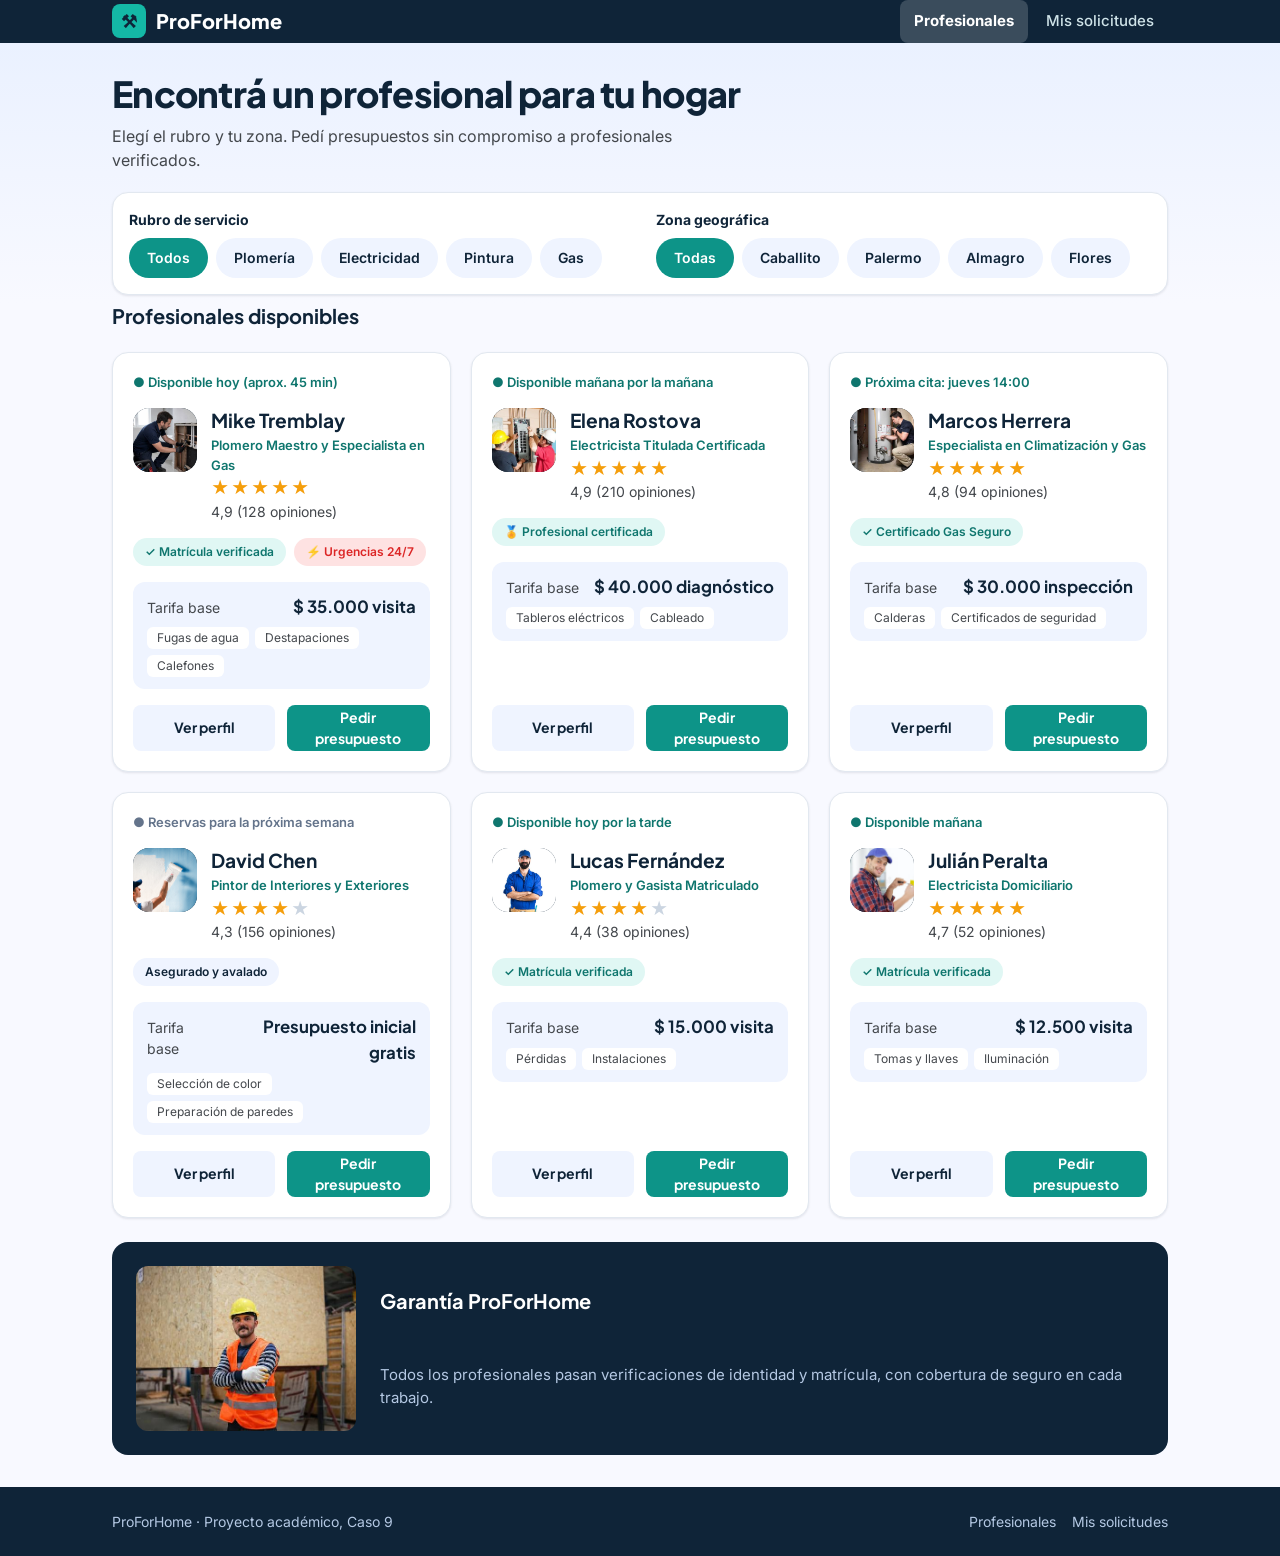
<file: html y css/index.html>
<!DOCTYPE html>
<html lang="es">
<head>
  <meta charset="UTF-8">
  <!-- Esta línea hace que la página se adapte al celular. Sin ella NO es responsive. -->
  <meta name="viewport" content="width=device-width, initial-scale=1">
  <title>Profesionales verificados · ProForHome</title>
  <meta name="description" content="Encontrá plomeros, electricistas, pintores y gasistas verificados cerca tuyo y pedí presupuestos.">
  <!-- Tipografías (las mismas del diseño de Stitch) y hoja de estilos compartida -->
  <link rel="preconnect" href="https://fonts.googleapis.com">
  <link href="https://fonts.googleapis.com/css2?family=Inter:wght@400;500;600;700&family=Plus+Jakarta+Sans:wght@600;700;800&display=swap" rel="stylesheet">
  <link rel="stylesheet" href="estilos.css">
</head>
<body>

  <a class="saltar" href="#contenido">Saltar al contenido</a>

  <!-- CABECERA (igual en todas las páginas). aria-current marca dónde estás. -->
  <header class="cabecera">
    <div class="contenedor cabecera__interior">
      <a class="logo" href="index.html"><span class="logo__icono" aria-hidden="true">⚒</span>ProForHome</a>
      <nav class="nav" aria-label="Principal">
        <a href="index.html" aria-current="page">Profesionales</a>
        <a href="mis-solicitudes.html">Mis solicitudes</a>
      </nav>
    </div>
  </header>

  <!-- Contenido principal. La clase "directorio" es la que usa el CSS para filtrar con :has() -->
  <main id="contenido" class="directorio">

    <!-- Portada + FILTROS (buscador por rubro de servicio y zona geográfica) -->
    <section class="portada">
      <div class="contenedor">
        <h1>Encontrá un profesional para tu hogar</h1>
        <p class="suave">Elegí el rubro y tu zona. Pedí presupuestos sin compromiso a profesionales verificados.</p>

        <!-- Cada grupo de filtros es un <fieldset> con <legend>: así los lectores de pantalla lo anuncian bien.
             Son botones de radio: se elige UNO por grupo. "Todos" viene marcado por defecto. -->
        <form class="filtros" aria-label="Filtros de búsqueda">
          <fieldset>
            <legend>Rubro de servicio</legend>
            <div class="chips">
              <label class="chip"><input type="radio" name="rubro" id="rubro-todos" checked><span>Todos</span></label>
              <label class="chip"><input type="radio" name="rubro" id="rubro-plomeria"><span>Plomería</span></label>
              <label class="chip"><input type="radio" name="rubro" id="rubro-electricidad"><span>Electricidad</span></label>
              <label class="chip"><input type="radio" name="rubro" id="rubro-pintura"><span>Pintura</span></label>
              <label class="chip"><input type="radio" name="rubro" id="rubro-gas"><span>Gas</span></label>
            </div>
          </fieldset>
          <fieldset>
            <legend>Zona geográfica</legend>
            <div class="chips">
              <label class="chip"><input type="radio" name="zona" id="zona-todas" checked><span>Todas</span></label>
              <label class="chip"><input type="radio" name="zona" id="zona-caballito"><span>Caballito</span></label>
              <label class="chip"><input type="radio" name="zona" id="zona-palermo"><span>Palermo</span></label>
              <label class="chip"><input type="radio" name="zona" id="zona-almagro"><span>Almagro</span></label>
              <label class="chip"><input type="radio" name="zona" id="zona-flores"><span>Flores</span></label>
            </div>
          </fieldset>
        </form>
      </div>
    </section>

    <!-- LISTADO de prestadores con valoración media por estrellas.
         Cada <article class="pro"> es una tarjeta. data-rubro y data-zona son las "etiquetas"
         que usa el CSS para decidir si la tarjeta se muestra o se oculta al filtrar. -->
    <div class="contenedor pagina">
      <h2>Profesionales disponibles</h2>

      <div class="listado">

        <article class="tarjeta pro" data-rubro="plomeria gas" data-zona="caballito">
          <span class="disponible">● Disponible hoy (aprox. 45 min)</span>
          <div class="pro__cabecera">
            <div class="avatar"><img src="imagenes/plomero.jpeg" alt="Foto de Mike Tremblay trabajando en una cañería" loading="lazy"></div>
            <div class="pro__datos">
              <h3 class="pro__nombre">Mike Tremblay</h3>
              <span class="pro__oficio">Plomero Maestro y Especialista en Gas</span>
              <div class="valoracion"><span class="estrellas" aria-label="Valoración 4,9 de 5">★★★★★</span> 4,9 (128 opiniones)</div>
            </div>
          </div>
          <div class="pills"><span class="pill pill--verde">✓ Matrícula verificada</span><span class="pill pill--rojo">⚡ Urgencias 24/7</span></div>
          <div class="tarifa">
            <div class="tarifa__fila"><span>Tarifa base</span><b>$ 35.000 visita</b></div>
            <ul class="etiquetas"><li>Fugas de agua</li><li>Destapaciones</li><li>Calefones</li></ul>
          </div>
          <div class="acciones">
            <a class="boton boton--suave boton--chico" href="perfil.html">Ver perfil</a>
            <a class="boton boton--verde boton--chico" href="solicitud.html">Pedir presupuesto</a>
          </div>
        </article>

        <article class="tarjeta pro" data-rubro="electricidad" data-zona="palermo">
          <span class="disponible">● Disponible mañana por la mañana</span>
          <div class="pro__cabecera">
            <div class="avatar"><img src="imagenes/electricista.webp" alt="Foto de Elena Rostova revisando un tablero eléctrico" loading="lazy"></div>
            <div class="pro__datos">
              <h3 class="pro__nombre">Elena Rostova</h3>
              <span class="pro__oficio">Electricista Titulada Certificada</span>
              <div class="valoracion"><span class="estrellas" aria-label="Valoración 4,9 de 5">★★★★★</span> 4,9 (210 opiniones)</div>
            </div>
          </div>
          <div class="pills"><span class="pill pill--verde">🏅 Profesional certificada</span></div>
          <div class="tarifa">
            <div class="tarifa__fila"><span>Tarifa base</span><b>$ 40.000 diagnóstico</b></div>
            <ul class="etiquetas"><li>Tableros eléctricos</li><li>Cableado</li></ul>
          </div>
          <div class="acciones">
            <a class="boton boton--suave boton--chico" href="perfil.html">Ver perfil</a>
            <a class="boton boton--verde boton--chico" href="solicitud.html">Pedir presupuesto</a>
          </div>
        </article>

        <article class="tarjeta pro" data-rubro="gas" data-zona="almagro">
          <span class="disponible">● Próxima cita: jueves 14:00</span>
          <div class="pro__cabecera">
            <div class="avatar"><img src="imagenes/gasista.jpeg" alt="Foto de Marcos Herrera revisando un termotanque" loading="lazy"></div>
            <div class="pro__datos">
              <h3 class="pro__nombre">Marcos Herrera</h3>
              <span class="pro__oficio">Especialista en Climatización y Gas</span>
              <div class="valoracion"><span class="estrellas" aria-label="Valoración 4,8 de 5">★★★★★</span> 4,8 (94 opiniones)</div>
            </div>
          </div>
          <div class="pills"><span class="pill pill--verde">✓ Certificado Gas Seguro</span></div>
          <div class="tarifa">
            <div class="tarifa__fila"><span>Tarifa base</span><b>$ 30.000 inspección</b></div>
            <ul class="etiquetas"><li>Calderas</li><li>Certificados de seguridad</li></ul>
          </div>
          <div class="acciones">
            <a class="boton boton--suave boton--chico" href="perfil.html">Ver perfil</a>
            <a class="boton boton--verde boton--chico" href="solicitud.html">Pedir presupuesto</a>
          </div>
        </article>

        <article class="tarjeta pro" data-rubro="pintura" data-zona="flores">
          <span class="disponible disponible--no">● Reservas para la próxima semana</span>
          <div class="pro__cabecera">
            <div class="avatar"><img src="imagenes/pintor2.jpg" alt="Foto de David Chen pintando una pared" loading="lazy"></div>
            <div class="pro__datos">
              <h3 class="pro__nombre">David Chen</h3>
              <span class="pro__oficio">Pintor de Interiores y Exteriores</span>
              <!-- Estrella vacía: 4 llenas + 1 gris (clase "vacia") -->
              <div class="valoracion"><span class="estrellas" aria-label="Valoración 4,3 de 5">★★★★<span class="vacia">★</span></span> 4,3 (156 opiniones)</div>
            </div>
          </div>
          <div class="pills"><span class="pill pill--azul">Asegurado y avalado</span></div>
          <div class="tarifa">
            <div class="tarifa__fila"><span>Tarifa base</span><b>Presupuesto inicial gratis</b></div>
            <ul class="etiquetas"><li>Selección de color</li><li>Preparación de paredes</li></ul>
          </div>
          <div class="acciones">
            <a class="boton boton--suave boton--chico" href="perfil.html">Ver perfil</a>
            <a class="boton boton--verde boton--chico" href="solicitud.html">Pedir presupuesto</a>
          </div>
        </article>

        <article class="tarjeta pro" data-rubro="plomeria" data-zona="palermo">
          <span class="disponible">● Disponible hoy por la tarde</span>
          <div class="pro__cabecera">
            <div class="avatar"><img src="imagenes/gasista2.jpeg" alt="Foto de Lucas Fernández con su cinturón de herramientas" loading="lazy"></div>
            <div class="pro__datos">
              <h3 class="pro__nombre">Lucas Fernández</h3>
              <span class="pro__oficio">Plomero y Gasista Matriculado</span>
              <div class="valoracion"><span class="estrellas" aria-label="Valoración 4,4 de 5">★★★★<span class="vacia">★</span></span> 4,4 (38 opiniones)</div>
            </div>
          </div>
          <div class="pills"><span class="pill pill--verde">✓ Matrícula verificada</span></div>
          <div class="tarifa">
            <div class="tarifa__fila"><span>Tarifa base</span><b>$ 15.000 visita</b></div>
            <ul class="etiquetas"><li>Pérdidas</li><li>Instalaciones</li></ul>
          </div>
          <div class="acciones">
            <a class="boton boton--suave boton--chico" href="perfil.html">Ver perfil</a>
            <a class="boton boton--verde boton--chico" href="solicitud.html">Pedir presupuesto</a>
          </div>
        </article>

        <article class="tarjeta pro" data-rubro="electricidad" data-zona="caballito">
          <span class="disponible">● Disponible mañana</span>
          <div class="pro__cabecera">
            <div class="avatar"><img src="imagenes/electricista2.webp" alt="Foto de Julián Peralta midiendo una instalación eléctrica" loading="lazy"></div>
            <div class="pro__datos">
              <h3 class="pro__nombre">Julián Peralta</h3>
              <span class="pro__oficio">Electricista Domiciliario</span>
              <div class="valoracion"><span class="estrellas" aria-label="Valoración 4,7 de 5">★★★★★</span> 4,7 (52 opiniones)</div>
            </div>
          </div>
          <div class="pills"><span class="pill pill--verde">✓ Matrícula verificada</span></div>
          <div class="tarifa">
            <div class="tarifa__fila"><span>Tarifa base</span><b>$ 12.500 visita</b></div>
            <ul class="etiquetas"><li>Tomas y llaves</li><li>Iluminación</li></ul>
          </div>
          <div class="acciones">
            <a class="boton boton--suave boton--chico" href="perfil.html">Ver perfil</a>
            <a class="boton boton--verde boton--chico" href="solicitud.html">Pedir presupuesto</a>
          </div>
        </article>

      </div>

      <section class="garantia">
        <!-- Foto decorativa de la garantía: alt describe la escena -->
        <img class="garantia__foto" src="imagenes/contructor.jpeg" alt="Profesional con casco y chaleco de seguridad en una obra" loading="lazy">
        <h2>Garantía ProForHome</h2>
        <p>Todos los profesionales pasan verificaciones de identidad y matrícula, con cobertura de seguro en cada trabajo.</p>
      </section>
    </div>
  </main>

  <footer class="pie">
    <div class="contenedor pie__interior">
      <span>ProForHome · Proyecto académico, Caso 9</span>
      <nav aria-label="Pie de página"><a href="index.html">Profesionales</a><a href="mis-solicitudes.html">Mis solicitudes</a></nav>
    </div>
  </footer>

</body>
</html>
</file>
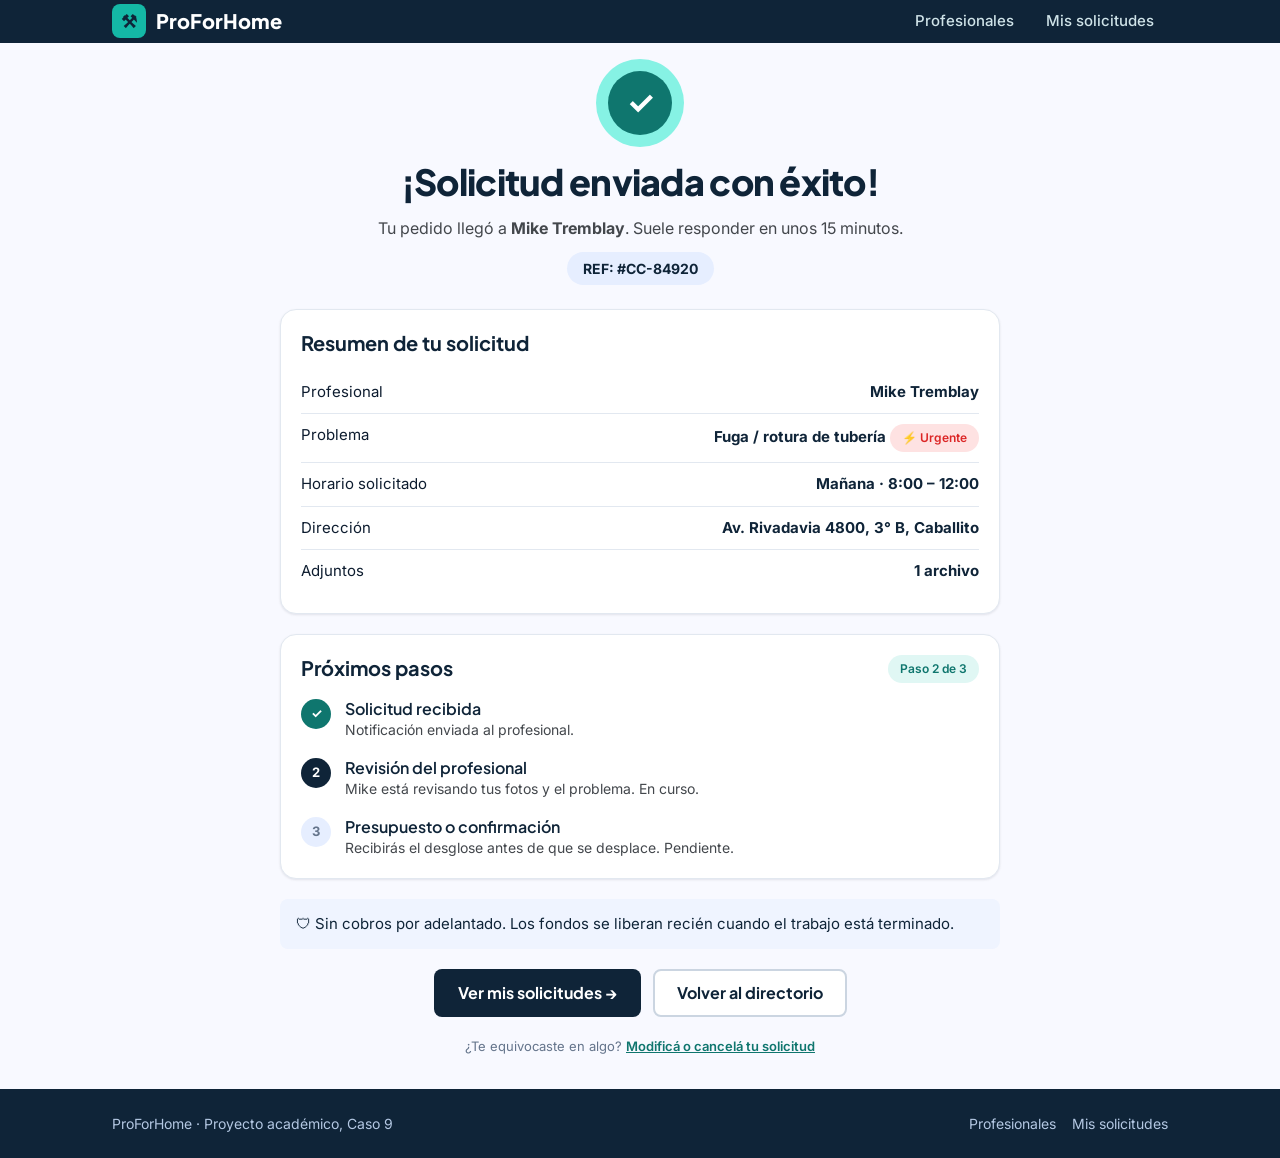
<file: html y css/confirmacion.html>
<!DOCTYPE html>
<html lang="es">
<head>
  <meta charset="UTF-8">
  <meta name="viewport" content="width=device-width, initial-scale=1">
  <title>Solicitud enviada · ProForHome</title>
  <link rel="preconnect" href="https://fonts.googleapis.com">
  <link href="https://fonts.googleapis.com/css2?family=Inter:wght@400;500;600;700&family=Plus+Jakarta+Sans:wght@600;700;800&display=swap" rel="stylesheet">
  <link rel="stylesheet" href="estilos.css">
</head>
<body>

  <a class="saltar" href="#contenido">Saltar al contenido</a>

  <header class="cabecera">
    <div class="contenedor cabecera__interior">
      <a class="logo" href="index.html"><span class="logo__icono" aria-hidden="true">⚒</span>ProForHome</a>
      <nav class="nav" aria-label="Principal">
        <a href="index.html">Profesionales</a>
        <a href="mis-solicitudes.html">Mis solicitudes</a>
      </nav>
    </div>
  </header>

  <main id="contenido" class="contenedor pagina">

    <!-- CONFIRMACIÓN
         role="status" hace que los lectores de pantalla anuncien el mensaje de éxito. -->
    <section class="exito" role="status">
      <div class="exito__tilde" aria-hidden="true"><span>✓</span></div>
      <h1>¡Solicitud enviada con éxito!</h1>
      <p class="suave">Tu pedido llegó a <b>Mike Tremblay</b>. Suele responder en unos 15 minutos.</p>
      <span class="referencia">REF: #CC-84920</span>
    </section>

    <div class="confirmacion">

      <!-- Resumen de lo que se envió: el usuario puede verificar sus datos (reconocer en vez de recordar) -->
      <section class="tarjeta" aria-labelledby="t-resumen">
        <h2 id="t-resumen">Resumen de tu solicitud</h2>
        <div>
          <div class="dato"><span>Profesional</span><b>Mike Tremblay</b></div>
          <div class="dato"><span>Problema</span><b>Fuga / rotura de tubería <span class="pill pill--rojo">⚡ Urgente</span></b></div>
          <div class="dato"><span>Horario solicitado</span><b>Mañana · 8:00 – 12:00</b></div>
          <div class="dato"><span>Dirección</span><b>Av. Rivadavia 4800, 3° B, Caballito</b></div>
          <div class="dato"><span>Adjuntos</span><b>1 archivo</b></div>
        </div>
      </section>

      <!-- Próximos pasos: el sistema informa qué va a pasar ahora -->
      <section class="tarjeta" aria-labelledby="t-pasos">
        <div class="solicitud__cabecera"><h2 id="t-pasos">Próximos pasos</h2><span class="pill pill--verde">Paso 2 de 3</span></div>
        <ol class="linea-tiempo">
          <li><span class="linea-tiempo__punto">✓</span><div><h3>Solicitud recibida</h3><p>Notificación enviada al profesional.</p></div></li>
          <li><span class="linea-tiempo__punto linea-tiempo__punto--actual">2</span><div><h3>Revisión del profesional</h3><p>Mike está revisando tus fotos y el problema. En curso.</p></div></li>
          <li><span class="linea-tiempo__punto linea-tiempo__punto--pendiente">3</span><div><h3>Presupuesto o confirmación</h3><p>Recibirás el desglose antes de que se desplace. Pendiente.</p></div></li>
        </ol>
      </section>

      <p class="aviso aviso--info">🛡 Sin cobros por adelantado. Los fondos se liberan recién cuando el trabajo está terminado.</p>

      <!-- Salidas claras: seguir, volver al inicio o corregir/cancelar -->
      <div class="botones-finales">
        <a class="boton" href="mis-solicitudes.html">Ver mis solicitudes →</a>
        <a class="boton boton--contorno" href="index.html">Volver al directorio</a>
      </div>
      <p class="chico centrado">¿Te equivocaste en algo? <a class="enlace" href="mis-solicitudes.html">Modificá o cancelá tu solicitud</a></p>
    </div>
  </main>

  <footer class="pie">
    <div class="contenedor pie__interior">
      <span>ProForHome · Proyecto académico, Caso 9</span>
      <nav aria-label="Pie de página"><a href="index.html">Profesionales</a><a href="mis-solicitudes.html">Mis solicitudes</a></nav>
    </div>
  </footer>

</body>
</html>
</file>
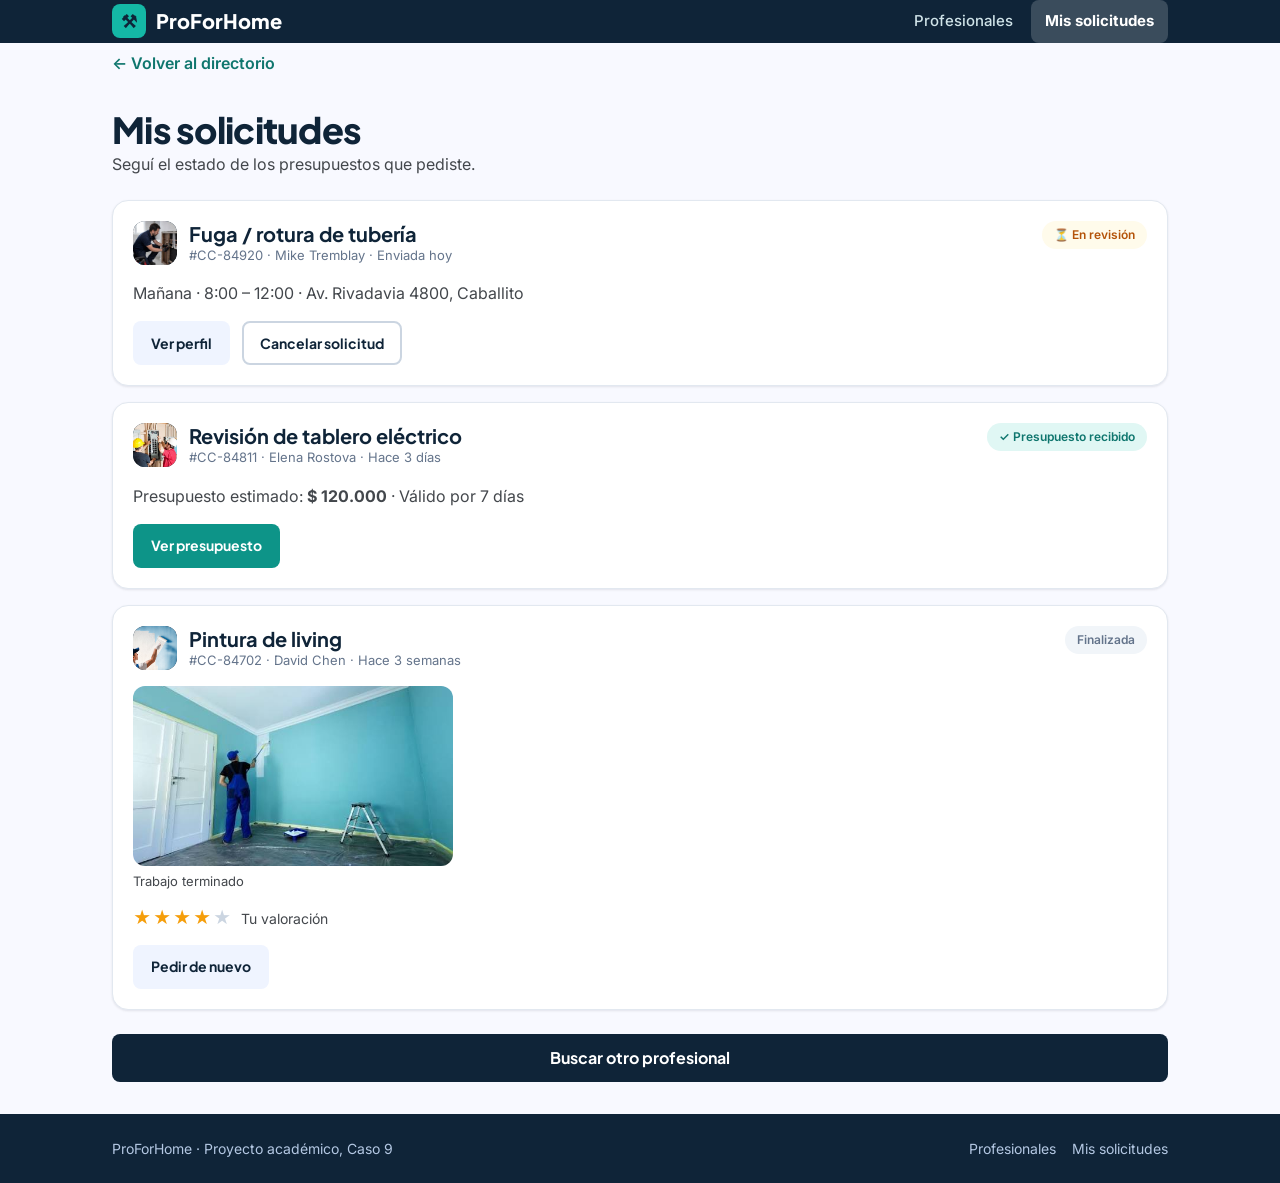
<file: html y css/mis-solicitudes.html>
<!DOCTYPE html>
<html lang="es">
<head>
  <meta charset="UTF-8">
  <meta name="viewport" content="width=device-width, initial-scale=1">
  <title>Mis solicitudes · ProForHome</title>
  <link rel="preconnect" href="https://fonts.googleapis.com">
  <link href="https://fonts.googleapis.com/css2?family=Inter:wght@400;500;600;700&family=Plus+Jakarta+Sans:wght@600;700;800&display=swap" rel="stylesheet">
  <link rel="stylesheet" href="estilos.css">
</head>
<body>

  <a class="saltar" href="#contenido">Saltar al contenido</a>

  <header class="cabecera">
    <div class="contenedor cabecera__interior">
      <a class="logo" href="index.html"><span class="logo__icono" aria-hidden="true">⚒</span>ProForHome</a>
      <nav class="nav" aria-label="Principal">
        <a href="index.html">Profesionales</a>
        <a href="mis-solicitudes.html" aria-current="page">Mis solicitudes</a>
      </nav>
    </div>
  </header>

  <main id="contenido" class="contenedor pagina">

    <a class="volver" href="index.html">← Volver al directorio</a>

    <div>
      <h1>Mis solicitudes</h1>
      <p class="suave">Seguí el estado de los presupuestos que pediste.</p>
    </div>

    <!-- AVISO DE ÉXITO: está oculto y aparece cuando se cancela (enlace a #cancelada).
         Es retroalimentación visible de que la acción se realizó. -->
    <div class="aviso aviso--ok aviso--oculto" id="cancelada" role="status">
      <span>✓ Cancelaste la solicitud #CC-84920. Mike fue notificado.</span>
    </div>

    <div class="solicitudes">

      <!-- Solicitud 1: en revisión (se puede cancelar) -->
      <article class="tarjeta" id="sol-84920">
        <div class="solicitud__cabecera">
          <div class="solicitud__quien">
            <div class="avatar avatar--chico"><img src="imagenes/plomero.jpeg" alt="Foto de Mike Tremblay" loading="lazy"></div>
            <div>
              <h2>Fuga / rotura de tubería</h2>
              <p class="chico">#CC-84920 · Mike Tremblay · Enviada hoy</p>
            </div>
          </div>
          <!-- Dos etiquetas de estado: el CSS muestra una u otra según lo que pase -->
          <span class="pill pill--ambar estado--revision">⏳ En revisión</span>
          <span class="pill pill--gris estado--cancelada">Cancelada</span>
        </div>
        <p class="suave">Mañana · 8:00 – 12:00 · Av. Rivadavia 4800, Caballito</p>
        <div class="solicitud__botones">
          <a class="boton boton--suave boton--chico" href="perfil.html">Ver perfil</a>
          <a class="boton boton--contorno boton--chico boton-cancelar" href="#cancelar-84920">Cancelar solicitud</a>
        </div>
      </article>

      <!-- Solicitud 2: respondida -->
      <article class="tarjeta" id="sol-84811">
        <div class="solicitud__cabecera">
          <div class="solicitud__quien">
            <div class="avatar avatar--chico"><img src="imagenes/electricista.webp" alt="Foto de Elena Rostova" loading="lazy"></div>
            <div>
              <h2>Revisión de tablero eléctrico</h2>
              <p class="chico">#CC-84811 · Elena Rostova · Hace 3 días</p>
            </div>
          </div>
          <span class="pill pill--verde">✓ Presupuesto recibido</span>
        </div>
        <p class="suave">Presupuesto estimado: <b>$ 120.000</b> · Válido por 7 días</p>
        <div class="solicitud__botones">
          <a class="boton boton--verde boton--chico" href="perfil.html">Ver presupuesto</a>
        </div>
      </article>

      <!-- Solicitud 3: finalizada -->
      <article class="tarjeta" id="sol-84702">
        <div class="solicitud__cabecera">
          <div class="solicitud__quien">
            <div class="avatar avatar--chico"><img src="imagenes/pintor2.jpg" alt="Foto de David Chen" loading="lazy"></div>
            <div>
              <h2>Pintura de living</h2>
              <p class="chico">#CC-84702 · David Chen · Hace 3 semanas</p>
            </div>
          </div>
          <span class="pill pill--gris">Finalizada</span>
        </div>
        <!-- Foto del trabajo terminado: le recuerda al usuario qué servicio está valorando -->
        <figure class="trabajo-final">
          <img src="imagenes/pintor.jpeg" alt="Living pintado de color turquesa con el pintor terminando los detalles" loading="lazy">
          <figcaption>Trabajo terminado</figcaption>
        </figure>
        <div class="valoracion"><span class="estrellas" aria-label="Tu valoración: 4 de 5">★★★★<span class="vacia">★</span></span> Tu valoración</div>
        <div class="solicitud__botones">
          <a class="boton boton--suave boton--chico" href="solicitud.html">Pedir de nuevo</a>
        </div>
      </article>
    </div>

    <a class="boton boton--bloque" href="index.html">Buscar otro profesional</a>
  </main>

  <!-- MODAL DE CONFIRMACIÓN (prevención de errores: no se cancela de un solo toque).
       Se abre con el enlace href="#cancelar-84920" (CSS :target). "Volver" lo cierra. -->
  <div class="modal" id="cancelar-84920" role="dialog" aria-modal="true" aria-labelledby="titulo-modal">
    <div class="modal__caja">
      <h2 id="titulo-modal">¿Cancelar esta solicitud?</h2>
      <p class="suave">Se le avisará a Mike Tremblay que ya no necesitás el presupuesto. Esta acción no se puede deshacer.</p>
      <div class="modal__botones">
        <a class="boton boton--contorno" href="#sol-84920">No, mantener</a>
        <a class="boton boton--peligro" href="#cancelada">Sí, cancelar</a>
      </div>
    </div>
  </div>

  <footer class="pie">
    <div class="contenedor pie__interior">
      <span>ProForHome · Proyecto académico, Caso 9</span>
      <nav aria-label="Pie de página"><a href="index.html">Profesionales</a><a href="mis-solicitudes.html">Mis solicitudes</a></nav>
    </div>
  </footer>

</body>
</html>
</file>
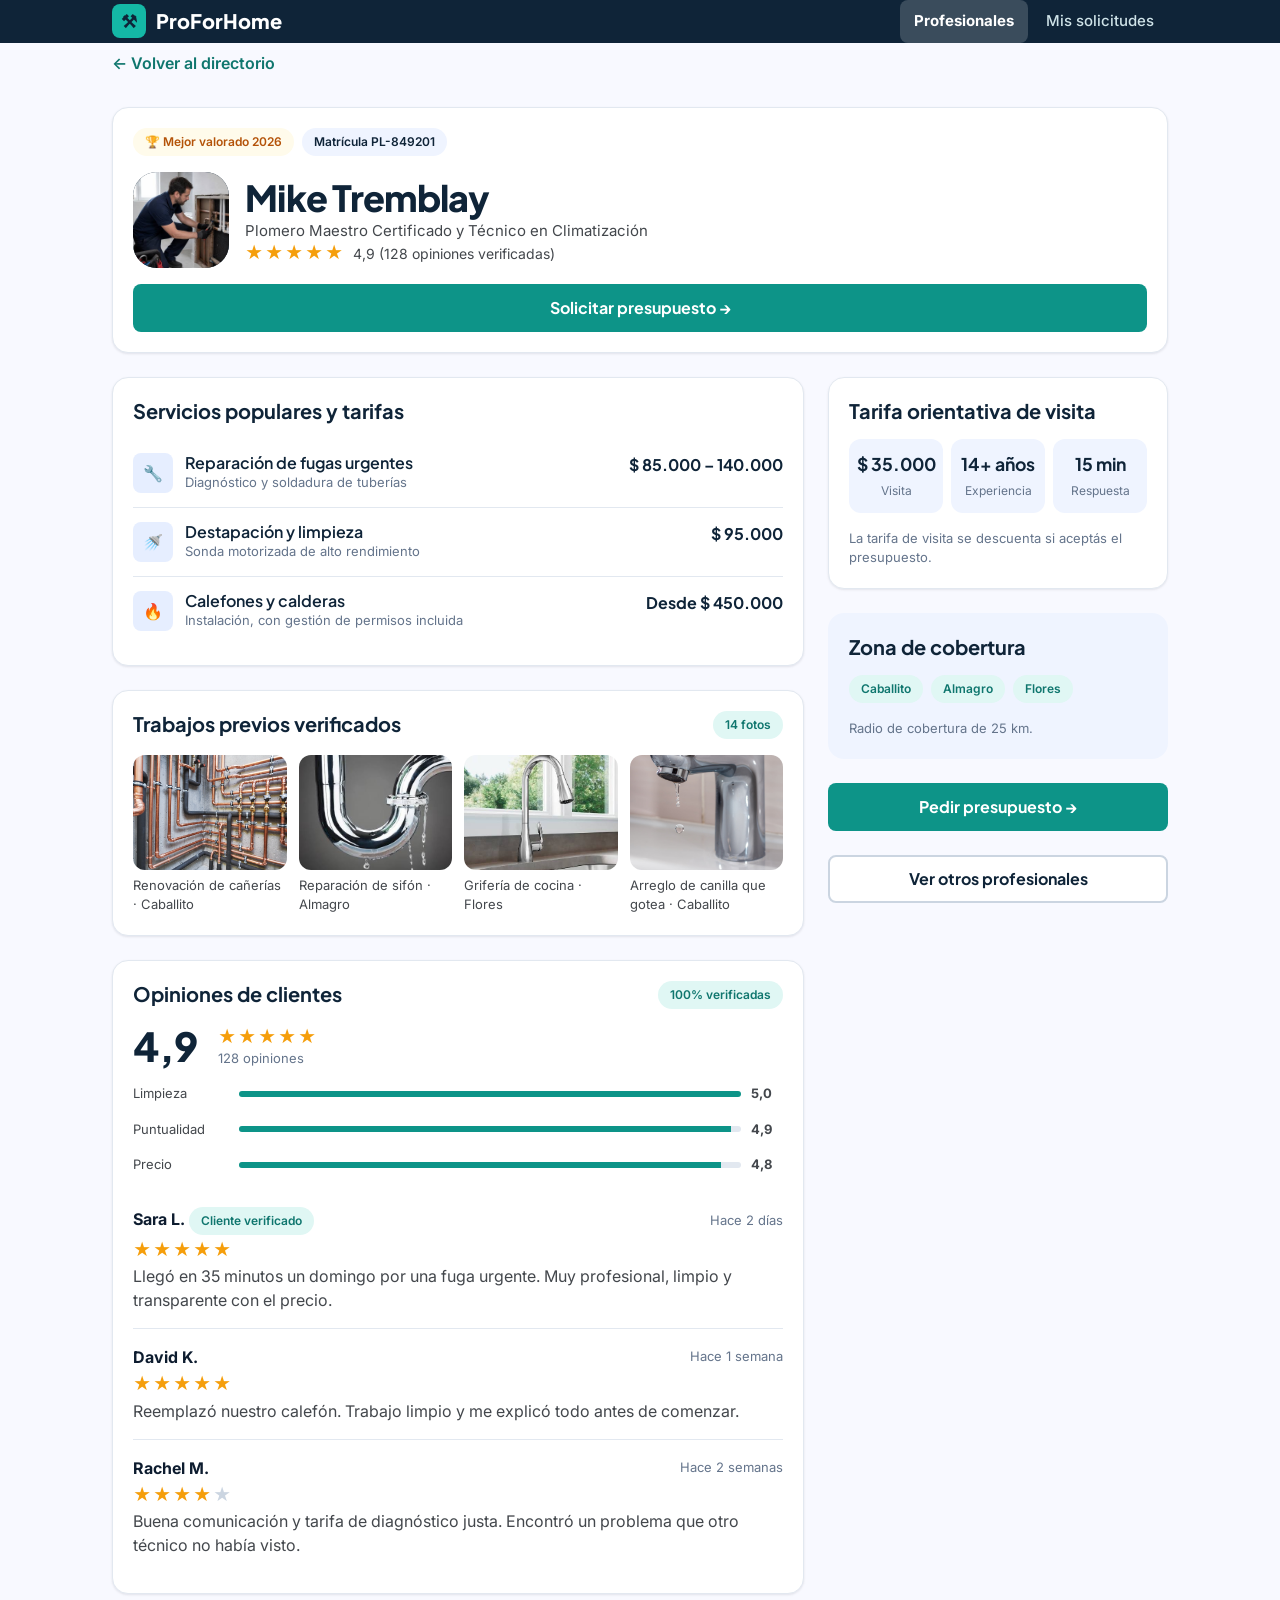
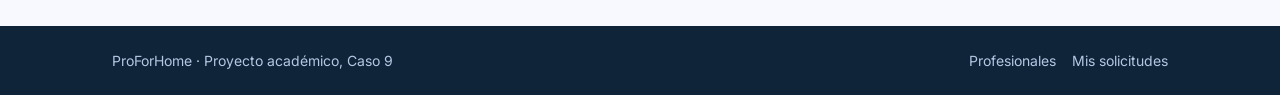
<file: html y css/perfil.html>
<!DOCTYPE html>
<html lang="es">
<head>
  <meta charset="UTF-8">
  <meta name="viewport" content="width=device-width, initial-scale=1">
  <title>Mike Tremblay · Perfil profesional · ProForHome</title>
  <link rel="preconnect" href="https://fonts.googleapis.com">
  <link href="https://fonts.googleapis.com/css2?family=Inter:wght@400;500;600;700&family=Plus+Jakarta+Sans:wght@600;700;800&display=swap" rel="stylesheet">
  <link rel="stylesheet" href="estilos.css">
</head>
<body>

  <a class="saltar" href="#contenido">Saltar al contenido</a>

  <header class="cabecera">
    <div class="contenedor cabecera__interior">
      <a class="logo" href="index.html"><span class="logo__icono" aria-hidden="true">⚒</span>ProForHome</a>
      <nav class="nav" aria-label="Principal">
        <a href="index.html" aria-current="page">Profesionales</a>
        <a href="mis-solicitudes.html">Mis solicitudes</a>
      </nav>
    </div>
  </header>

  <main id="contenido" class="contenedor pagina">

    <!-- Salida hacia atrás: el usuario nunca queda atrapado -->
    <a class="volver" href="index.html">← Volver al directorio</a>

    <!-- FICHA del profesional (encabezado) -->
    <section class="tarjeta ficha" aria-labelledby="nombre-pro">
      <div class="pills"><span class="pill pill--ambar">🏆 Mejor valorado 2026</span><span class="pill pill--azul">Matrícula PL-849201</span></div>
      <div class="ficha__cabecera">
        <div class="avatar avatar--grande"><img src="imagenes/plomero.jpeg" alt="Foto de Mike Tremblay trabajando en una cañería" loading="lazy"></div>
        <div>
          <h1 id="nombre-pro">Mike Tremblay</h1>
          <p>Plomero Maestro Certificado y Técnico en Climatización</p>
          <div class="valoracion"><span class="estrellas" aria-label="Valoración 4,9 de 5">★★★★★</span> 4,9 (128 opiniones verificadas)</div>
        </div>
      </div>
      <a class="boton boton--verde boton--bloque" href="solicitud.html">Solicitar presupuesto →</a>
    </section>

    <!-- Dos columnas en escritorio (principal + lateral); en celular se apilan -->
    <div class="perfil">

      <div class="perfil__principal">

        <!-- SERVICIOS Y TARIFAS -->
        <section class="tarjeta" aria-labelledby="t-servicios">
          <h2 id="t-servicios">Servicios populares y tarifas</h2>
          <div>
            <div class="servicio"><div class="servicio__icono" aria-hidden="true">🔧</div><div class="servicio__info"><h3>Reparación de fugas urgentes</h3><p class="chico">Diagnóstico y soldadura de tuberías</p></div><div class="servicio__precio">$ 85.000 – 140.000</div></div>
            <div class="servicio"><div class="servicio__icono" aria-hidden="true">🚿</div><div class="servicio__info"><h3>Destapación y limpieza</h3><p class="chico">Sonda motorizada de alto rendimiento</p></div><div class="servicio__precio">$ 95.000</div></div>
            <div class="servicio"><div class="servicio__icono" aria-hidden="true">🔥</div><div class="servicio__info"><h3>Calefones y calderas</h3><p class="chico">Instalación, con gestión de permisos incluida</p></div><div class="servicio__precio">Desde $ 450.000</div></div>
          </div>
        </section>

        <!-- GALERÍA DE TRABAJOS PREVIOS
             Cada <figure> tiene una foto real de la carpeta "imagenes/" y un pie de foto.
             - alt: describe la imagen para quien no la ve (lectores de pantalla).
             - loading="lazy": la foto se descarga recién cuando el usuario llega a ella.
             - El CSS (.foto img) las recorta todas a 4:3 para que la grilla quede pareja. -->
        <section class="tarjeta" aria-labelledby="t-galeria">
          <div class="solicitud__cabecera"><h2 id="t-galeria">Trabajos previos verificados</h2><span class="pill pill--verde">14 fotos</span></div>
          <div class="galeria">
            <figure class="foto"><img src="imagenes/tuboG.jpeg" alt="Cañerías de cobre y válvulas renovadas en una pared" loading="lazy"><figcaption>Renovación de cañerías · Caballito</figcaption></figure>
            <figure class="foto"><img src="imagenes/tuboR.jpeg" alt="Sifón cromado bajo mesada con pérdida de agua antes de la reparación" loading="lazy"><figcaption>Reparación de sifón · Almagro</figcaption></figure>
            <figure class="foto"><img src="imagenes/grifo.jpeg" alt="Grifería de cocina nueva instalada sobre la bacha" loading="lazy"><figcaption>Grifería de cocina · Flores</figcaption></figure>
            <figure class="foto"><img src="imagenes/grifoR.avif" alt="Canilla de baño goteando, antes del cambio de cuerito" loading="lazy"><figcaption>Arreglo de canilla que gotea · Caballito</figcaption></figure>
          </div>
        </section>

        <!-- OPINIONES DE OTROS USUARIOS -->
        <section class="tarjeta" aria-labelledby="t-opiniones">
          <div class="solicitud__cabecera"><h2 id="t-opiniones">Opiniones de clientes</h2><span class="pill pill--verde">100% verificadas</span></div>
          <div class="nota-global">
            <div class="nota-global__numero">4,9</div>
            <div>
              <span class="estrellas" aria-label="4,9 de 5">★★★★★</span>
              <p class="chico">128 opiniones</p>
            </div>
          </div>
          <div class="barra"><span>Limpieza</span><div class="barra__pista"><div class="barra__relleno ancho-100"></div></div><b>5,0</b></div>
          <div class="barra"><span>Puntualidad</span><div class="barra__pista"><div class="barra__relleno ancho-98"></div></div><b>4,9</b></div>
          <div class="barra"><span>Precio</span><div class="barra__pista"><div class="barra__relleno ancho-96"></div></div><b>4,8</b></div>

          <div>
            <article class="opinion">
              <div class="opinion__cabecera"><b>Sara L. <span class="pill pill--verde">Cliente verificado</span></b><span class="chico">Hace 2 días</span></div>
              <span class="estrellas" aria-label="5 de 5">★★★★★</span>
              <p class="suave">Llegó en 35 minutos un domingo por una fuga urgente. Muy profesional, limpio y transparente con el precio.</p>
            </article>
            <article class="opinion">
              <div class="opinion__cabecera"><b>David K.</b><span class="chico">Hace 1 semana</span></div>
              <span class="estrellas" aria-label="5 de 5">★★★★★</span>
              <p class="suave">Reemplazó nuestro calefón. Trabajo limpio y me explicó todo antes de comenzar.</p>
            </article>
            <article class="opinion">
              <div class="opinion__cabecera"><b>Rachel M.</b><span class="chico">Hace 2 semanas</span></div>
              <span class="estrellas" aria-label="4 de 5">★★★★<span class="vacia">★</span></span>
              <p class="suave">Buena comunicación y tarifa de diagnóstico justa. Encontró un problema que otro técnico no había visto.</p>
            </article>
          </div>
        </section>
      </div>

      <!-- COLUMNA LATERAL: zona de cobertura y tarifa de visita -->
      <aside class="perfil__lateral" aria-label="Resumen del profesional">
        <section class="tarjeta">
          <h2>Tarifa orientativa de visita</h2>
          <div class="estadisticas">
            <div class="estadistica"><b>$ 35.000</b><span>Visita</span></div>
            <div class="estadistica"><b>14+ años</b><span>Experiencia</span></div>
            <div class="estadistica"><b>15 min</b><span>Respuesta</span></div>
          </div>
          <p class="chico">La tarifa de visita se descuenta si aceptás el presupuesto.</p>
        </section>

        <section class="tarjeta tarjeta--azul">
          <h2>Zona de cobertura</h2>
          <div class="pills"><span class="pill pill--verde">Caballito</span><span class="pill pill--verde">Almagro</span><span class="pill pill--verde">Flores</span></div>
          <p class="chico">Radio de cobertura de 25 km.</p>
        </section>

        <a class="boton boton--verde boton--bloque" href="solicitud.html">Pedir presupuesto →</a>
        <a class="boton boton--contorno boton--bloque" href="index.html">Ver otros profesionales</a>
      </aside>
    </div>
  </main>

  <footer class="pie">
    <div class="contenedor pie__interior">
      <span>ProForHome · Proyecto académico, Caso 9</span>
      <nav aria-label="Pie de página"><a href="index.html">Profesionales</a><a href="mis-solicitudes.html">Mis solicitudes</a></nav>
    </div>
  </footer>

</body>
</html>
</file>
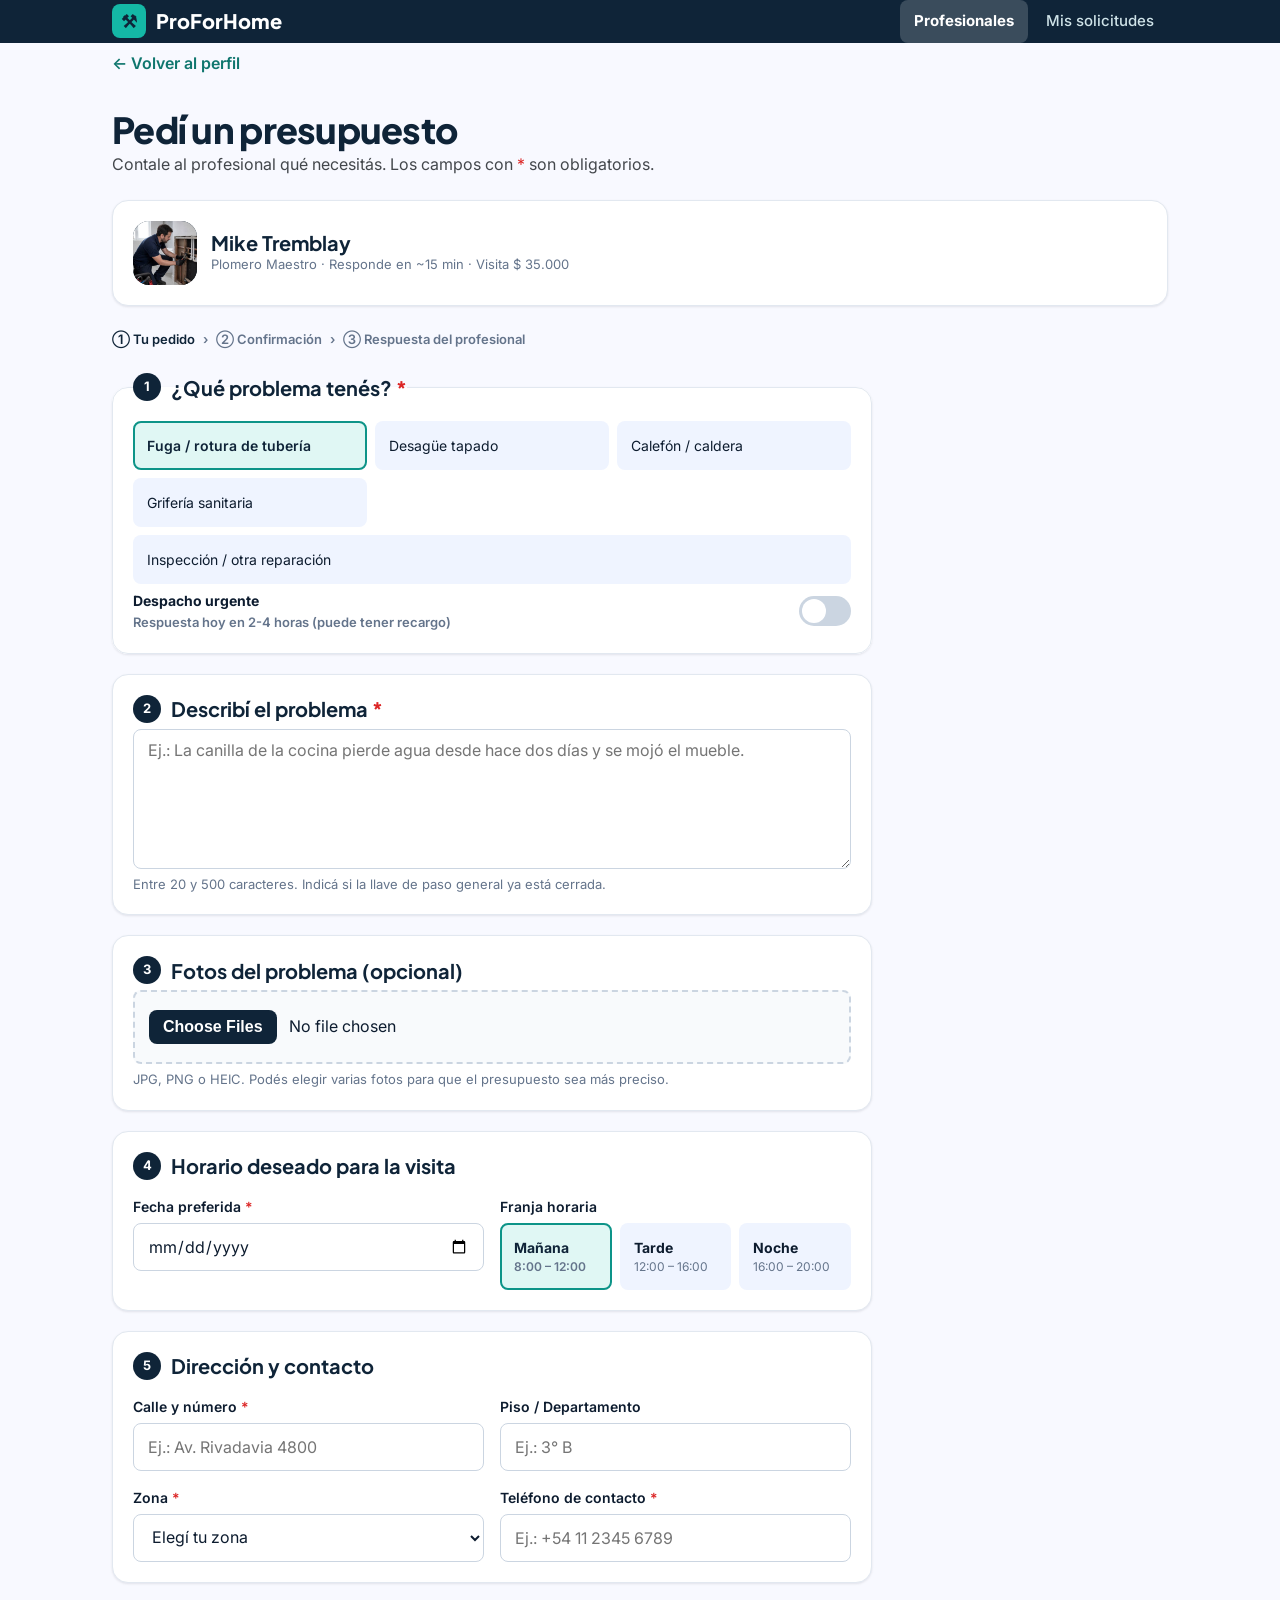
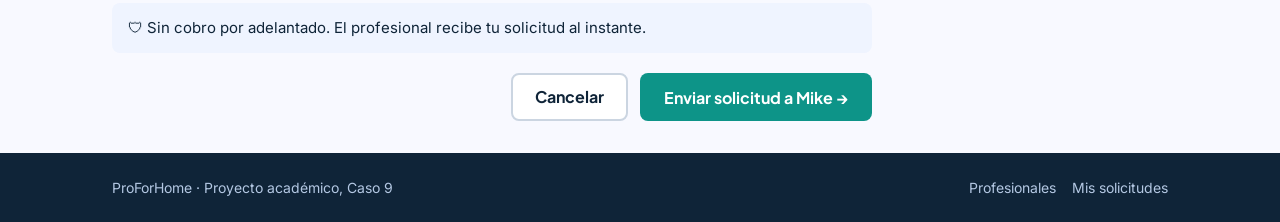
<file: html y css/solicitud.html>
<!DOCTYPE html>
<html lang="es">
<head>
  <meta charset="UTF-8">
  <meta name="viewport" content="width=device-width, initial-scale=1">
  <title>Solicitar presupuesto · ProForHome</title>
  <link rel="preconnect" href="https://fonts.googleapis.com">
  <link href="https://fonts.googleapis.com/css2?family=Inter:wght@400;500;600;700&family=Plus+Jakarta+Sans:wght@600;700;800&display=swap" rel="stylesheet">
  <link rel="stylesheet" href="estilos.css">
</head>
<body>

  <a class="saltar" href="#contenido">Saltar al contenido</a>

  <header class="cabecera">
    <div class="contenedor cabecera__interior">
      <a class="logo" href="index.html"><span class="logo__icono" aria-hidden="true">⚒</span>ProForHome</a>
      <nav class="nav" aria-label="Principal">
        <a href="index.html" aria-current="page">Profesionales</a>
        <a href="mis-solicitudes.html">Mis solicitudes</a>
      </nav>
    </div>
  </header>

  <main id="contenido" class="contenedor pagina">

    <a class="volver" href="perfil.html">← Volver al perfil</a>

    <div>
      <h1>Pedí un presupuesto</h1>
      <p class="suave">Contale al profesional qué necesitás. Los campos con <span class="obligatorio">*</span> son obligatorios.</p>
    </div>

    <!-- A quién se le envía (reconocimiento visual del destinatario) -->
    <section class="tarjeta destino" aria-label="Profesional elegido">
      <div class="avatar"><img src="imagenes/plomero.jpeg" alt="Foto de Mike Tremblay" loading="lazy"></div>
      <div>
        <h2>Mike Tremblay</h2>
        <p class="chico">Plomero Maestro · Responde en ~15 min · Visita $ 35.000</p>
      </div>
    </section>

    <!-- Indicador de pasos: el usuario sabe dónde está y qué sigue (visibilidad del estado) -->
    <p class="pasos" aria-label="Progreso">
      <span class="activo">① Tu pedido</span> › <span>② Confirmación</span> › <span>③ Respuesta del profesional</span>
    </p>

    <!-- FORMULARIO REAL
         - accion: a qué página va al enviar (confirmacion.html)
           => se PREVIENEN errores sin necesidad de JavaScript. -->
    <form class="formulario" action="confirmacion.html" method="get">

      <!-- 1. Tipo de problema -->
      <fieldset class="tarjeta campo">
        <legend class="seccion__titulo"><span class="seccion__num">1</span><h2>¿Qué problema tenés? <span class="obligatorio">*</span></h2></legend>
        <div class="opciones opciones--tipo">
          <label class="opcion"><input type="radio" name="tipo" value="fuga" required checked><span>Fuga / rotura de tubería</span></label>
          <label class="opcion"><input type="radio" name="tipo" value="desague"><span>Desagüe tapado</span></label>
          <label class="opcion"><input type="radio" name="tipo" value="calefon"><span>Calefón / caldera</span></label>
          <label class="opcion"><input type="radio" name="tipo" value="griferia"><span>Grifería sanitaria</span></label>
          <label class="opcion opcion--ancha"><input type="radio" name="tipo" value="otro"><span>Inspección / otra reparación</span></label>
        </div>
        <p class="error">Elegí el tipo de problema para continuar.</p>

        <label class="interruptor">
          <span><b>Despacho urgente</b><br><span class="chico">Respuesta hoy en 2-4 horas (puede tener recargo)</span></span>
          <input type="checkbox" name="urgente" value="si">
          <span class="interruptor__pista" aria-hidden="true"></span>
        </label>
      </fieldset>

      <!-- Descripción -->
      <section class="tarjeta campo">
        <div class="seccion__titulo"><span class="seccion__num">2</span><h2><label for="descripcion">Describí el problema <span class="obligatorio">*</span></label></h2></div>
        <textarea class="control" id="descripcion" name="descripcion" required minlength="20" maxlength="500" placeholder="Ej.: La canilla de la cocina pierde agua desde hace dos días y se mojó el mueble."></textarea>
        <p class="ayuda">Entre 20 y 500 caracteres. Indicá si la llave de paso general ya está cerrada.</p>
        <p class="error">Escribí al menos 20 caracteres para que el profesional entienda el problema.</p>
      </section>

      <!-- 3. Archivos adjuntos -->
      <section class="tarjeta campo">
        <div class="seccion__titulo"><span class="seccion__num">3</span><h2><label for="fotos">Fotos del problema (opcional)</label></h2></div>
        <input class="control control--archivo" type="file" id="fotos" name="fotos" accept="image/*" multiple>
        <p class="ayuda">JPG, PNG o HEIC. Podés elegir varias fotos para que el presupuesto sea más preciso.</p>
      </section>

      <!-- Fecha y franja horaria -->
      <section class="tarjeta">
        <div class="seccion__titulo"><span class="seccion__num">4</span><h2>Horario deseado para la visita</h2></div>
        <div class="fila-2">
          <div class="campo">
            <label for="fecha">Fecha preferida <span class="obligatorio">*</span></label>
            <input class="control" type="date" id="fecha" name="fecha" required>
            <p class="error">Elegí una fecha.</p>
          </div>
          <div class="campo">
            <span class="etiqueta">Franja horaria</span>
            <div class="opciones opciones--3">
              <label class="opcion"><input type="radio" name="franja" value="manana" checked><span><b>Mañana</b><small>8:00 – 12:00</small></span></label>
              <label class="opcion"><input type="radio" name="franja" value="tarde"><span><b>Tarde</b><small>12:00 – 16:00</small></span></label>
              <label class="opcion"><input type="radio" name="franja" value="noche"><span><b>Noche</b><small>16:00 – 20:00</small></span></label>
            </div>
          </div>
        </div>
      </section>

      <!-- Dirección y contacto -->
      <section class="tarjeta">
        <div class="seccion__titulo"><span class="seccion__num">5</span><h2>Dirección y contacto</h2></div>
        <div class="fila-2">
          <div class="campo">
            <label for="calle">Calle y número <span class="obligatorio">*</span></label>
            <input class="control" type="text" id="calle" name="calle" required autocomplete="street-address" placeholder="Ej.: Av. Rivadavia 4800">
            <p class="error">Ingresá la dirección del trabajo.</p>
          </div>
          <div class="campo">
            <label for="piso">Piso / Departamento</label>
            <input class="control" type="text" id="piso" name="piso" placeholder="Ej.: 3° B">
          </div>
          <div class="campo">
            <label for="zona">Zona <span class="obligatorio">*</span></label>
            <select class="control" id="zona" name="zona" required>
              <option value="" selected disabled>Elegí tu zona</option>
              <option>Caballito</option><option>Palermo</option><option>Almagro</option><option>Flores</option>
            </select>
            <p class="error">Elegí una zona dentro de la cobertura del profesional.</p>
          </div>
          <div class="campo">
            <label for="telefono">Teléfono de contacto <span class="obligatorio">*</span></label>
            <input class="control" type="tel" id="telefono" name="telefono" required pattern="[0-9 +\-]{8,}" autocomplete="tel" placeholder="Ej.: +54 11 2345 6789">
            <p class="error">Ingresá un teléfono válido (solo números, espacios, + y -).</p>
          </div>
        </div>
      </section>

      <p class="aviso aviso--info">🛡 Sin cobro por adelantado. El profesional recibe tu solicitud al instante.</p>

      <!-- BOTONES: se puede avanzar (Enviar) o CANCELAR sin perder el control -->
      <div class="barra-botones">
        <a class="boton boton--contorno" href="perfil.html">Cancelar</a>
        <button class="boton boton--verde" type="submit">Enviar solicitud a Mike →</button>
      </div>
    </form>
  </main>

  <footer class="pie">
    <div class="contenedor pie__interior">
      <span>ProForHome · Proyecto académico, Caso 9</span>
      <nav aria-label="Pie de página"><a href="index.html">Profesionales</a><a href="mis-solicitudes.html">Mis solicitudes</a></nav>
    </div>
  </footer>

</body>
</html>
</file>
<file: html y css/estilos.css>
/* =====================================================================
   PROFORHOME - HOJA DE ESTILOS ÚNICA (Caso 9 · Segundo Parcial)
   =====================================================================
   Todas las páginas (.html) cargan ESTE archivo, así se ve igual en todas
   (heurística de Nielsen: consistencia y estándares).

   ORDEN DEL ARCHIVO (paso a paso):
     1. Variables (colores y medidas)
     2. Base (reinicio y estilos generales)
     3. Cabecera, navegación y pie
     4. Botones
     5. Piezas pequeñas (tarjeta, pastillas, estrellas, avisos)
     6. Formularios (campos, tarjetas de opción, interruptor)
     7. Página: Directorio (index.html)
     8. Página: Perfil (perfil.html)
     9. Página: Solicitud (solicitud.html)
    10. Página: Confirmación (confirmacion.html)
    11. Página: Mis solicitudes (mis-solicitudes.html)
    12. Responsive (@media): celular -> tablet -> escritorio

   ENFOQUE "MOBILE FIRST": primero se escribe el diseño para celular y,
   al final, con @media (min-width: ...) se agregan mejoras para pantallas
   más anchas. Así nunca aparece scroll horizontal en el celular.
   ===================================================================== */


/* ---------------------------------------------------------------------
   1. VARIABLES: si querés cambiar un color, lo cambiás SOLO acá.
   --------------------------------------------------------------------- */
:root {
  --navy: #0F2438;           /* color principal: cabecera, títulos, botón principal */
  --navy-hover: #1E3A56;
  --teal: #0D9488;           /* acción positiva: pedir presupuesto, éxito */
  --teal-hover: #0F766E;
  --teal-oscuro: #0F766E;    /* texto verde sobre fondo claro (buen contraste) */
  --teal-claro: #E0F7F4;
  --ambar: #F59E0B;          /* SOLO estrellas */
  --ambar-claro: #FFFBEB;
  --ambar-texto: #B45309;
  --rojo: #DC2626;           /* errores y acciones destructivas */
  --rojo-hover: #B91C1C;
  --rojo-claro: #FEE2E2;
  --fondo: #F8F9FF;
  --azul-suave: #EFF4FF;
  --azul-medio: #E6EEFF;
  --blanco: #FFFFFF;
  --texto: #0D1C2F;
  --texto-suave: #43474C;
  --gris: #64748B;
  --borde: #E2E8F0;
  --borde-fuerte: #CBD5E1;

  --radio: 8px;
  --radio-grande: 16px;
  --sombra: 0 1px 3px rgba(15, 23, 42, .06), 0 1px 2px rgba(15, 23, 42, .04);
  --sombra-hover: 0 10px 15px -3px rgba(15, 36, 56, .10), 0 4px 6px -4px rgba(15, 36, 56, .05);
  --anillo: 0 0 0 3px rgba(13, 148, 136, .35);   /* aro de foco (teclado) */
}


/* ---------------------------------------------------------------------
   2. BASE
   box-sizing: border-box -> el padding y el borde NO agrandan las cajas.
   Es la primera línea de defensa contra el scroll horizontal.
   --------------------------------------------------------------------- */
*, *::before, *::after { box-sizing: border-box; }
* { margin: 0; padding: 0; }

html { scroll-behavior: smooth; -webkit-text-size-adjust: 100%; }

body {
  font-family: 'Inter', Arial, sans-serif;
  font-size: 16px;
  line-height: 1.5;
  color: var(--texto);
  background: var(--fondo);
  min-height: 100vh;
  display: flex;
  flex-direction: column;      /* para que el pie quede siempre abajo */
  overflow-wrap: break-word;   /* textos largos no rompen el ancho */
}
main { flex: 1; }

img, svg { max-width: 100%; display: block; }   /* las imágenes nunca se pasan del ancho */
a { color: inherit; text-decoration: none; }
ul { list-style: none; }

h1, h2, h3 { font-family: 'Plus Jakarta Sans', Arial, sans-serif; color: var(--navy); line-height: 1.25; }
h1 { font-size: 1.75rem; font-weight: 800; letter-spacing: -0.02em; }
h2 { font-size: 1.25rem; font-weight: 700; }
h3 { font-size: 1rem; font-weight: 600; }
.suave { color: var(--texto-suave); }
.chico { font-size: .8125rem; color: var(--gris); }

/* Contenedor centrado con ancho máximo: en celular ocupa todo, en escritorio queda centrado */
.contenedor { width: 100%; max-width: 1120px; margin: 0 auto; padding: 0 16px; }
.pagina { padding-top: 24px; padding-bottom: 48px; display: flex; flex-direction: column; gap: 24px; }

/* Aro visible al navegar con el teclado (Tab): estado del sistema visible */
a:focus-visible, button:focus-visible, .control:focus-visible, summary:focus-visible {
  outline: none;
  box-shadow: var(--anillo);
}

/* Enlace "saltar al contenido" para accesibilidad: aparece solo con Tab */
.saltar { position: absolute; left: -9999px; top: 8px; background: var(--blanco); color: var(--navy); padding: 8px 16px; border-radius: var(--radio); z-index: 100; }
.saltar:focus { left: 8px; }


/* ---------------------------------------------------------------------
   3. CABECERA, NAVEGACIÓN Y PIE (se repiten en TODAS las páginas)
   Desde cualquier pantalla se puede volver al inicio: no hay callejones sin salida.
   --------------------------------------------------------------------- */
.cabecera { background: var(--navy); position: sticky; top: 0; z-index: 20; }
.cabecera__interior { display: flex; flex-wrap: wrap; align-items: center; justify-content: space-between; gap: 4px 24px; padding-top: 10px; padding-bottom: 10px; }

.logo { display: flex; align-items: center; gap: 10px; font-family: 'Plus Jakarta Sans', Arial, sans-serif; font-size: 1.25rem; font-weight: 800; color: var(--blanco); border-radius: var(--radio); }
.logo__icono { width: 34px; height: 34px; border-radius: var(--radio); background: #14B8A6; color: var(--navy); display: flex; align-items: center; justify-content: center; font-size: 1.1rem; }

.nav { display: flex; gap: 4px; }
.nav a { padding: 10px 14px; border-radius: var(--radio); color: #CFE3E8; font-size: .9375rem; font-weight: 500; transition: background .15s, color .15s; }
.nav a:hover { background: rgba(255, 255, 255, .12); color: var(--blanco); }
.nav a[aria-current="page"] { background: rgba(255, 255, 255, .18); color: var(--blanco); font-weight: 700; }   /* "estás acá" */

.pie { background: var(--navy); color: #B4C8E3; padding: 24px 0; margin-top: 32px; font-size: .875rem; }
.pie__interior { display: flex; flex-wrap: wrap; justify-content: space-between; gap: 12px 24px; }
.pie nav { display: flex; gap: 16px; }
.pie a:hover { color: var(--blanco); text-decoration: underline; }

/* Enlace "← Volver": siempre hay una salida hacia atrás */
.volver { display: inline-flex; align-items: center; gap: 6px; align-self: flex-start; padding: 8px 12px 8px 0; font-weight: 600; color: var(--teal-oscuro); border-radius: var(--radio); }
.volver:hover { text-decoration: underline; }


/* ---------------------------------------------------------------------
   4. BOTONES (variantes: principal, verde, suave, contorno, peligro)
   Cada botón tiene 4 estados: normal, hover, foco (teclado) y presionado.
   min-height 48px = tamaño cómodo para tocar con el dedo.
   --------------------------------------------------------------------- */
.boton {
  display: inline-flex; align-items: center; justify-content: center; gap: 8px;
  min-height: 48px; padding: 0 22px;
  border: 2px solid transparent; border-radius: var(--radio);
  background: var(--navy); color: var(--blanco);
  font-family: 'Plus Jakarta Sans', Arial, sans-serif; font-size: 1rem; font-weight: 700;
  cursor: pointer; text-align: center;
  transition: background .15s, transform .1s, box-shadow .15s, border-color .15s;
}
.boton:hover { background: var(--navy-hover); box-shadow: var(--sombra-hover); }
.boton:active { transform: translateY(1px); box-shadow: none; }

.boton--verde { background: var(--teal); }
.boton--verde:hover { background: var(--teal-hover); }

.boton--suave { background: var(--azul-suave); color: var(--navy); }
.boton--suave:hover { background: var(--azul-medio); }

.boton--contorno { background: var(--blanco); color: var(--navy); border-color: var(--borde-fuerte); }
.boton--contorno:hover { background: #F1F5F9; border-color: var(--navy); }

.boton--peligro { background: var(--rojo); }
.boton--peligro:hover { background: var(--rojo-hover); }

.boton--chico { min-height: 44px; padding: 0 16px; font-size: .875rem; }
.boton--bloque { width: 100%; }


/* ---------------------------------------------------------------------
   5. PIEZAS PEQUEÑAS
   --------------------------------------------------------------------- */
.tarjeta { background: var(--blanco); border: 1px solid var(--borde); border-radius: var(--radio-grande); padding: 20px; box-shadow: var(--sombra); display: flex; flex-direction: column; gap: 16px; }
.tarjeta--azul { background: var(--azul-suave); border-color: transparent; box-shadow: none; }

/* Pastillas (chips y etiquetas) */
.pill { display: inline-flex; align-items: center; gap: 6px; min-height: 28px; padding: 2px 12px; border-radius: 999px; font-size: .75rem; font-weight: 600; white-space: nowrap; }
.pill--azul { background: var(--azul-suave); color: var(--navy); }
.pill--verde { background: var(--teal-claro); color: var(--teal-oscuro); }
.pill--ambar { background: var(--ambar-claro); color: var(--ambar-texto); }
.pill--rojo { background: var(--rojo-claro); color: var(--rojo); }
.pill--gris { background: #F1F5F9; color: var(--gris); }
.pills { display: flex; flex-wrap: wrap; gap: 8px; }

/* Estrellas de valoración: 5 siempre visibles; las vacías van en gris */
.valoracion { display: flex; flex-wrap: wrap; align-items: center; gap: 4px 8px; font-size: .875rem; color: var(--texto-suave); }
.estrellas { color: var(--ambar); font-size: 1.1rem; letter-spacing: 2px; line-height: 1; }
.estrellas .vacia { color: var(--borde-fuerte); }

/* Foto de perfil: círculo con iniciales (reemplazable por <img>, ver perfil.html) */
.avatar { width: 64px; height: 64px; border-radius: var(--radio-grande); background: var(--navy); color: #B4C8E3; font-family: 'Plus Jakarta Sans', Arial, sans-serif; font-size: 1.4rem; font-weight: 800; display: flex; align-items: center; justify-content: center; flex-shrink: 0; }
.avatar--grande { width: 96px; height: 96px; font-size: 2rem; border-radius: 24px; }
/* Avatar con foto real: overflow hidden recorta la foto con el mismo borde redondeado */
.avatar { overflow: hidden; }
.avatar img { width: 100%; height: 100%; object-fit: cover; object-position: center top; } /* "cover" llena el cuadro sin deformar; "top" prioriza la cara */
.avatar--chico { width: 44px; height: 44px; font-size: 1rem; border-radius: 12px; }

/* Avisos de retroalimentación (éxito, error, información) */
.aviso { display: flex; gap: 12px; align-items: flex-start; padding: 14px 16px; border-radius: var(--radio); font-size: .9375rem; }
.aviso--ok { background: var(--teal-claro); color: var(--teal-oscuro); border: 1px solid #99E6DC; }
.aviso--info { background: var(--azul-suave); color: var(--navy); }

/* Lista de datos "etiqueta ... valor" */
.dato { display: flex; justify-content: space-between; gap: 16px; padding: 10px 0; border-bottom: 1px solid var(--borde); font-size: .9375rem; }
.dato:last-child { border-bottom: none; }
.dato b { font-weight: 700; color: var(--navy); text-align: right; }


/* ---------------------------------------------------------------------
   6. FORMULARIOS
   Todos los campos usan la clase .control para verse iguales (consistencia).
   Estados: normal, hover, foco, inválido (:user-invalid = después de que
   el usuario interactúa) -> así se PREVIENEN y se explican los errores.
   --------------------------------------------------------------------- */
.campo { display: flex; flex-direction: column; gap: 6px; }
.campo > label, .etiqueta { font-size: .875rem; font-weight: 600; color: var(--texto); }
.obligatorio { color: var(--rojo); }

.control {
  width: 100%; min-height: 48px; padding: 10px 14px;
  font-family: inherit; font-size: 1rem; color: var(--texto);
  background: var(--blanco); border: 1px solid var(--borde-fuerte); border-radius: var(--radio);
  transition: border-color .15s, box-shadow .15s;
}
.control:hover { border-color: var(--gris); }
.control:focus { outline: none; border-color: var(--teal); box-shadow: var(--anillo); }
.control:user-invalid { border-color: var(--rojo); box-shadow: 0 0 0 3px rgba(220, 38, 38, .18); }
textarea.control { min-height: 140px; resize: vertical; }
.control--archivo { padding: 18px 14px; border-style: dashed; border-width: 2px; background: #F8FAFC; cursor: pointer; }
.control--archivo::file-selector-button { margin-right: 12px; padding: 8px 14px; border: none; border-radius: var(--radio); background: var(--navy); color: var(--blanco); font-weight: 600; cursor: pointer; }

.ayuda { font-size: .8125rem; color: var(--gris); }
/* El mensaje de error está oculto y SOLO aparece si el campo es inválido */
.error { display: none; font-size: .8125rem; font-weight: 600; color: var(--rojo); }
.campo:has(.control:user-invalid) .error { display: block; }
.campo:has(.opciones input:user-invalid) .error { display: block; }

/* Tarjetas de opción (radio): una "tarjeta seleccionada" con estado visible */
.opciones { display: grid; grid-template-columns: 1fr 1fr; gap: 8px; }
.opcion { position: relative; display: block; }
.opcion input { position: absolute; inset: 0; width: 100%; height: 100%; opacity: 0; cursor: pointer; margin: 0; }
.opcion span { display: block; height: 100%; padding: 12px; background: var(--azul-suave); border: 2px solid transparent; border-radius: var(--radio); font-size: .875rem; color: var(--texto); transition: border-color .15s, background .15s; }
.opcion span small { display: block; color: var(--gris); font-size: .75rem; }
.opcion:hover span { border-color: var(--borde-fuerte); }
.opcion input:checked + span { border-color: var(--teal); background: var(--teal-claro); color: var(--navy); font-weight: 600; }
.opcion input:focus-visible + span { box-shadow: var(--anillo); }
.opcion--ancha { grid-column: 1 / -1; }
.opciones--3 { grid-template-columns: repeat(3, minmax(0, 1fr)); }   /* las 3 franjas horarias siempre en una fila */

/* Interruptor (checkbox con aspecto de switch) */
.interruptor { display: flex; align-items: center; justify-content: space-between; gap: 16px; cursor: pointer; }
.interruptor input { position: absolute; opacity: 0; width: 1px; height: 1px; }
.interruptor__pista { position: relative; flex-shrink: 0; width: 52px; height: 30px; border-radius: 999px; background: var(--borde-fuerte); transition: background .15s; }
.interruptor__pista::after { content: ""; position: absolute; top: 3px; left: 3px; width: 24px; height: 24px; border-radius: 50%; background: var(--blanco); transition: transform .15s; }
.interruptor input:checked + .interruptor__pista { background: var(--rojo); }
.interruptor input:checked + .interruptor__pista::after { transform: translateX(22px); }
.interruptor input:focus-visible + .interruptor__pista { box-shadow: var(--anillo); }


/* ---------------------------------------------------------------------
   7. PÁGINA: DIRECTORIO (index.html)
   Los filtros funcionan SIN JavaScript: son botones de radio y, con :has(),
   el CSS oculta las tarjetas que no coinciden con lo elegido.
   --------------------------------------------------------------------- */
.portada { background: linear-gradient(180deg, #EAF1FF 0%, var(--fondo) 100%); padding: 28px 0 8px; }
.portada p { margin-top: 8px; max-width: 60ch; }

.filtros { margin-top: 20px; background: var(--blanco); border: 1px solid var(--borde); border-radius: var(--radio-grande); padding: 16px; display: flex; flex-direction: column; gap: 16px; box-shadow: var(--sombra); }
.filtros fieldset { border: none; display: flex; flex-direction: column; gap: 8px; min-width: 0; }
.filtros legend { font-size: .875rem; font-weight: 700; color: var(--navy); margin-bottom: 8px; }
.chips { display: flex; flex-wrap: wrap; gap: 8px; }
.chip { position: relative; }
.chip input { position: absolute; opacity: 0; width: 100%; height: 100%; inset: 0; cursor: pointer; margin: 0; }
.chip span { display: inline-flex; align-items: center; min-height: 40px; padding: 0 16px; border-radius: 999px; background: var(--azul-suave); color: var(--navy); font-size: .875rem; font-weight: 600; border: 2px solid transparent; transition: background .15s, color .15s; }
.chip:hover span { background: var(--azul-medio); }
.chip input:checked + span { background: var(--teal); color: var(--blanco); }       /* chip activo */
.chip input:focus-visible + span { box-shadow: var(--anillo); }

/* Filtrado con :has() -> si el radio X está marcado, se ocultan las tarjetas que no sean de X */
.directorio:has(#rubro-plomeria:checked) .pro:not([data-rubro~="plomeria"]),
.directorio:has(#rubro-electricidad:checked) .pro:not([data-rubro~="electricidad"]),
.directorio:has(#rubro-pintura:checked) .pro:not([data-rubro~="pintura"]),
.directorio:has(#rubro-gas:checked) .pro:not([data-rubro~="gas"]),
.directorio:has(#zona-caballito:checked) .pro:not([data-zona="caballito"]),
.directorio:has(#zona-palermo:checked) .pro:not([data-zona="palermo"]),
.directorio:has(#zona-almagro:checked) .pro:not([data-zona="almagro"]),
.directorio:has(#zona-flores:checked) .pro:not([data-zona="flores"]) { display: none; }

.listado { display: grid; grid-template-columns: 1fr; gap: 16px; }
.pro { transition: box-shadow .2s, border-color .2s, transform .2s; }
.pro:hover { box-shadow: var(--sombra-hover); border-color: #14B8A6; transform: translateY(-2px); }
.pro__cabecera { display: flex; gap: 14px; }
.pro__datos { display: flex; flex-direction: column; gap: 4px; min-width: 0; }
.pro__nombre { font-family: 'Plus Jakarta Sans', Arial, sans-serif; font-size: 1.2rem; font-weight: 700; color: var(--navy); }
.pro__oficio { font-size: .8125rem; font-weight: 600; color: var(--teal-oscuro); }
.disponible { font-size: .8125rem; font-weight: 600; color: var(--teal-oscuro); }
.disponible--no { color: var(--gris); }
.tarifa { background: var(--azul-suave); border-radius: 12px; padding: 12px 14px; display: flex; flex-direction: column; gap: 8px; }
.tarifa__fila { display: flex; justify-content: space-between; align-items: baseline; gap: 8px; font-size: .875rem; color: var(--texto-suave); }
.tarifa__fila b { font-family: 'Plus Jakarta Sans', Arial, sans-serif; font-size: 1.05rem; color: var(--navy); text-align: right; }
.etiquetas { display: flex; flex-wrap: wrap; gap: 6px; }
.etiquetas li { padding: 2px 10px; border-radius: 6px; background: var(--blanco); font-size: .75rem; color: var(--texto-suave); }
.acciones { display: grid; grid-template-columns: 1fr 1fr; gap: 12px; margin-top: auto; }

.garantia { background: var(--navy); color: var(--blanco); border-radius: var(--radio-grande); padding: 24px; display: flex; flex-direction: column; gap: 8px; }
.garantia h2 { color: var(--blanco); }
.garantia p { color: #B4C8E3; font-size: .9375rem; }
/* Foto de la sección Garantía: arriba en celular, a la izquierda en pantallas anchas */
.garantia__foto { width: 100%; aspect-ratio: 16 / 9; object-fit: cover; border-radius: 12px; }
@media (min-width: 720px) {
  .garantia { display: grid; grid-template-columns: 220px 1fr; align-items: center; column-gap: 24px; }
  .garantia__foto { grid-row: 1 / span 2; aspect-ratio: 4 / 3; }
}
/* Mis solicitudes: avatar + título en la misma fila, y foto del trabajo terminado */
.solicitud__quien { display: flex; gap: 12px; align-items: center; }
.trabajo-final { display: flex; flex-direction: column; gap: 6px; max-width: 320px; }
.trabajo-final img { aspect-ratio: 16 / 9; width: 100%; object-fit: cover; border-radius: 12px; }
.trabajo-final figcaption { font-size: .8125rem; color: var(--texto-suave); }


/* ---------------------------------------------------------------------
   8. PÁGINA: PERFIL (perfil.html)
   --------------------------------------------------------------------- */
.perfil { display: grid; grid-template-columns: minmax(0, 1fr); gap: 24px; }
.perfil__principal, .perfil__lateral { display: flex; flex-direction: column; gap: 24px; min-width: 0; }
.ficha { display: flex; flex-direction: column; gap: 16px; }
.ficha__cabecera { display: flex; gap: 16px; align-items: center; }
.ficha__cabecera p { color: var(--texto-suave); font-size: .9375rem; }

.estadisticas { display: grid; grid-template-columns: repeat(3, 1fr); gap: 8px; }
.estadistica { background: var(--azul-suave); border-radius: 12px; padding: 12px 6px; text-align: center; }
.estadistica b { display: block; font-family: 'Plus Jakarta Sans', Arial, sans-serif; font-size: 1.1rem; color: var(--navy); }
.estadistica span { font-size: .75rem; color: var(--gris); }

.servicio { display: flex; gap: 12px; align-items: flex-start; padding: 14px 0; border-bottom: 1px solid var(--borde); }
.servicio:last-child { border-bottom: none; }
.servicio__icono { width: 40px; height: 40px; border-radius: var(--radio); background: var(--azul-medio); display: flex; align-items: center; justify-content: center; flex-shrink: 0; }
.servicio__info { flex: 1; min-width: 0; }
.servicio__precio { font-family: 'Plus Jakarta Sans', Arial, sans-serif; font-weight: 700; color: var(--navy); text-align: right; }

/* Galería: cada .foto es un marcador de color; para usar fotos reales ver perfil.html */
.galeria { display: grid; grid-template-columns: repeat(2, minmax(0, 1fr)); gap: 12px; }
.foto { display: flex; flex-direction: column; gap: 6px; }
.foto__img { aspect-ratio: 4 / 3; border-radius: 12px; background: linear-gradient(135deg, #C7D9F7, #9DB8E0); display: flex; align-items: center; justify-content: center; font-size: 2rem; transition: transform .2s; }
.foto:hover .foto__img { transform: scale(1.02); }
.foto img { aspect-ratio: 4 / 3; width: 100%; object-fit: cover; border-radius: 12px; }
.foto figcaption { font-size: .8125rem; color: var(--texto-suave); }

.nota-global { display: grid; grid-template-columns: auto 1fr; gap: 8px 20px; align-items: center; }
.nota-global__numero { font-family: 'Plus Jakarta Sans', Arial, sans-serif; font-size: 2.5rem; font-weight: 800; color: var(--navy); line-height: 1; }
.barra { display: grid; grid-template-columns: 96px 1fr 32px; gap: 10px; align-items: center; font-size: .8125rem; color: var(--texto-suave); }
.barra__pista { height: 6px; border-radius: 3px; background: var(--borde); overflow: hidden; }
.barra__relleno { height: 100%; background: var(--teal); }
.opinion { display: flex; flex-direction: column; gap: 6px; padding: 16px 0; border-bottom: 1px solid var(--borde); }
.opinion:last-child { border-bottom: none; }
.opinion__cabecera { display: flex; justify-content: space-between; align-items: center; gap: 8px; flex-wrap: wrap; }


/* ---------------------------------------------------------------------
   9. PÁGINA: SOLICITUD DE PRESUPUESTO (solicitud.html)
   Formulario guiado: secciones numeradas + indicador de progreso arriba.
   --------------------------------------------------------------------- */
.formulario { display: flex; flex-direction: column; gap: 20px; max-width: 760px; }
.seccion__titulo { display: flex; align-items: center; gap: 10px; }
.seccion__num { width: 28px; height: 28px; border-radius: 50%; background: var(--navy); color: var(--blanco); font-size: .8125rem; font-weight: 700; display: flex; align-items: center; justify-content: center; flex-shrink: 0; }
.pasos { display: flex; align-items: center; gap: 8px; font-size: .8125rem; font-weight: 600; color: var(--gris); flex-wrap: wrap; }
.pasos .activo { color: var(--navy); }
.fila-2 { display: grid; grid-template-columns: minmax(0, 1fr); gap: 16px; }
.barra-botones { display: flex; flex-direction: column-reverse; gap: 12px; }
.destino { flex-direction: row; gap: 14px; align-items: center; }


/* ---------------------------------------------------------------------
   10. PÁGINA: CONFIRMACIÓN (confirmacion.html)
   --------------------------------------------------------------------- */
.exito { display: flex; flex-direction: column; align-items: center; gap: 12px; text-align: center; padding-top: 16px; }
.exito__tilde { width: 88px; height: 88px; border-radius: 50%; background: #86F2E4; display: flex; align-items: center; justify-content: center; }
.exito__tilde span { width: 64px; height: 64px; border-radius: 50%; background: var(--teal-oscuro); color: var(--blanco); font-size: 2rem; font-weight: 700; display: flex; align-items: center; justify-content: center; }
.referencia { display: inline-block; padding: 6px 16px; border-radius: 999px; background: var(--azul-medio); font-size: .875rem; font-weight: 700; color: var(--navy); }
.confirmacion { max-width: 720px; margin: 0 auto; width: 100%; display: flex; flex-direction: column; gap: 20px; }
.linea-tiempo { display: flex; flex-direction: column; gap: 18px; }
.linea-tiempo li { display: flex; gap: 14px; }
.linea-tiempo__punto { width: 30px; height: 30px; border-radius: 50%; background: var(--teal-oscuro); color: var(--blanco); font-size: .8125rem; font-weight: 700; display: flex; align-items: center; justify-content: center; flex-shrink: 0; }
.linea-tiempo__punto--actual { background: var(--navy); }
.linea-tiempo__punto--pendiente { background: var(--azul-medio); color: var(--gris); }
.linea-tiempo p { font-size: .875rem; color: var(--texto-suave); }
.botones-finales { display: flex; flex-direction: column; gap: 12px; }


/* ---------------------------------------------------------------------
   11. PÁGINA: MIS SOLICITUDES (mis-solicitudes.html)
   La ventana de confirmación (modal) usa :target, SIN JavaScript:
   al tocar el enlace "#cancelar-xxxx" el modal con ese id se muestra.
   --------------------------------------------------------------------- */
.solicitudes { display: flex; flex-direction: column; gap: 16px; }
.solicitud__cabecera { display: flex; justify-content: space-between; align-items: flex-start; gap: 12px; flex-wrap: wrap; }
.solicitud__botones { display: flex; flex-wrap: wrap; gap: 12px; }

/* Estados de una solicitud: se muestran/ocultan con CSS al cancelar */
.estado--cancelada { display: none; }
main:has(#cancelada:target) #sol-84920 .estado--revision { display: none; }
main:has(#cancelada:target) #sol-84920 .estado--cancelada { display: inline-flex; }
main:has(#cancelada:target) #sol-84920 .boton-cancelar { display: none; }

.aviso--oculto { display: none; }
.aviso--oculto:target { display: flex; }

.modal { display: none; position: fixed; inset: 0; z-index: 50; background: rgba(15, 23, 42, .6); align-items: center; justify-content: center; padding: 16px; }
.modal:target { display: flex; }
.modal__caja { background: var(--blanco); border-radius: var(--radio-grande); padding: 24px; width: 100%; max-width: 440px; display: flex; flex-direction: column; gap: 12px; box-shadow: 0 20px 25px -5px rgba(15, 23, 42, .25); }
.modal__botones { display: flex; flex-direction: column-reverse; gap: 12px; margin-top: 8px; }


/* Clases utilitarias (reemplazan estilos escritos dentro del HTML) */
.ancho-100 { width: 100%; } .ancho-98 { width: 98%; } .ancho-96 { width: 96%; }
.centrado { text-align: center; }
.enlace { color: var(--teal-oscuro); font-weight: 600; text-decoration: underline; }
fieldset.tarjeta { min-width: 0; }


/* ---------------------------------------------------------------------
   12. RESPONSIVE
   Se agregan mejoras a medida que la pantalla se ensancha.
   --------------------------------------------------------------------- */

/* Celulares muy chicos: la navegación y las acciones se acomodan */
@media (max-width: 380px) {
  .acciones { grid-template-columns: 1fr; }
  .opciones:not(.opciones--3) { grid-template-columns: 1fr; }
}

/* Tablet (>= 720px) */
@media (min-width: 720px) {
  h1 { font-size: 2.25rem; }
  .contenedor { padding: 0 32px; }
  .listado { grid-template-columns: repeat(2, minmax(0, 1fr)); gap: 20px; }
  .galeria { grid-template-columns: repeat(4, minmax(0, 1fr)); }
  .fila-2 { grid-template-columns: 1fr 1fr; }
  .barra-botones { flex-direction: row; justify-content: flex-end; }
  .modal__botones { flex-direction: row; justify-content: flex-end; }
  .botones-finales { flex-direction: row; justify-content: center; }
  .filtros { flex-direction: row; gap: 32px; }
  .filtros fieldset { flex: 1; }
}

/* Escritorio (>= 1040px) */
@media (min-width: 1040px) {
  .listado { grid-template-columns: repeat(3, minmax(0, 1fr)); }
  .perfil { grid-template-columns: minmax(0, 1fr) 340px; align-items: start; }
  .perfil__lateral { position: sticky; top: 88px; }   /* el panel derecho acompaña el scroll */
  .opciones--tipo { grid-template-columns: repeat(3, 1fr); }
}

/* Accesibilidad: si la persona pidió menos movimiento, se desactivan transiciones */
@media (prefers-reduced-motion: reduce) {
  * { transition: none !important; scroll-behavior: auto !important; }
}
</file>
